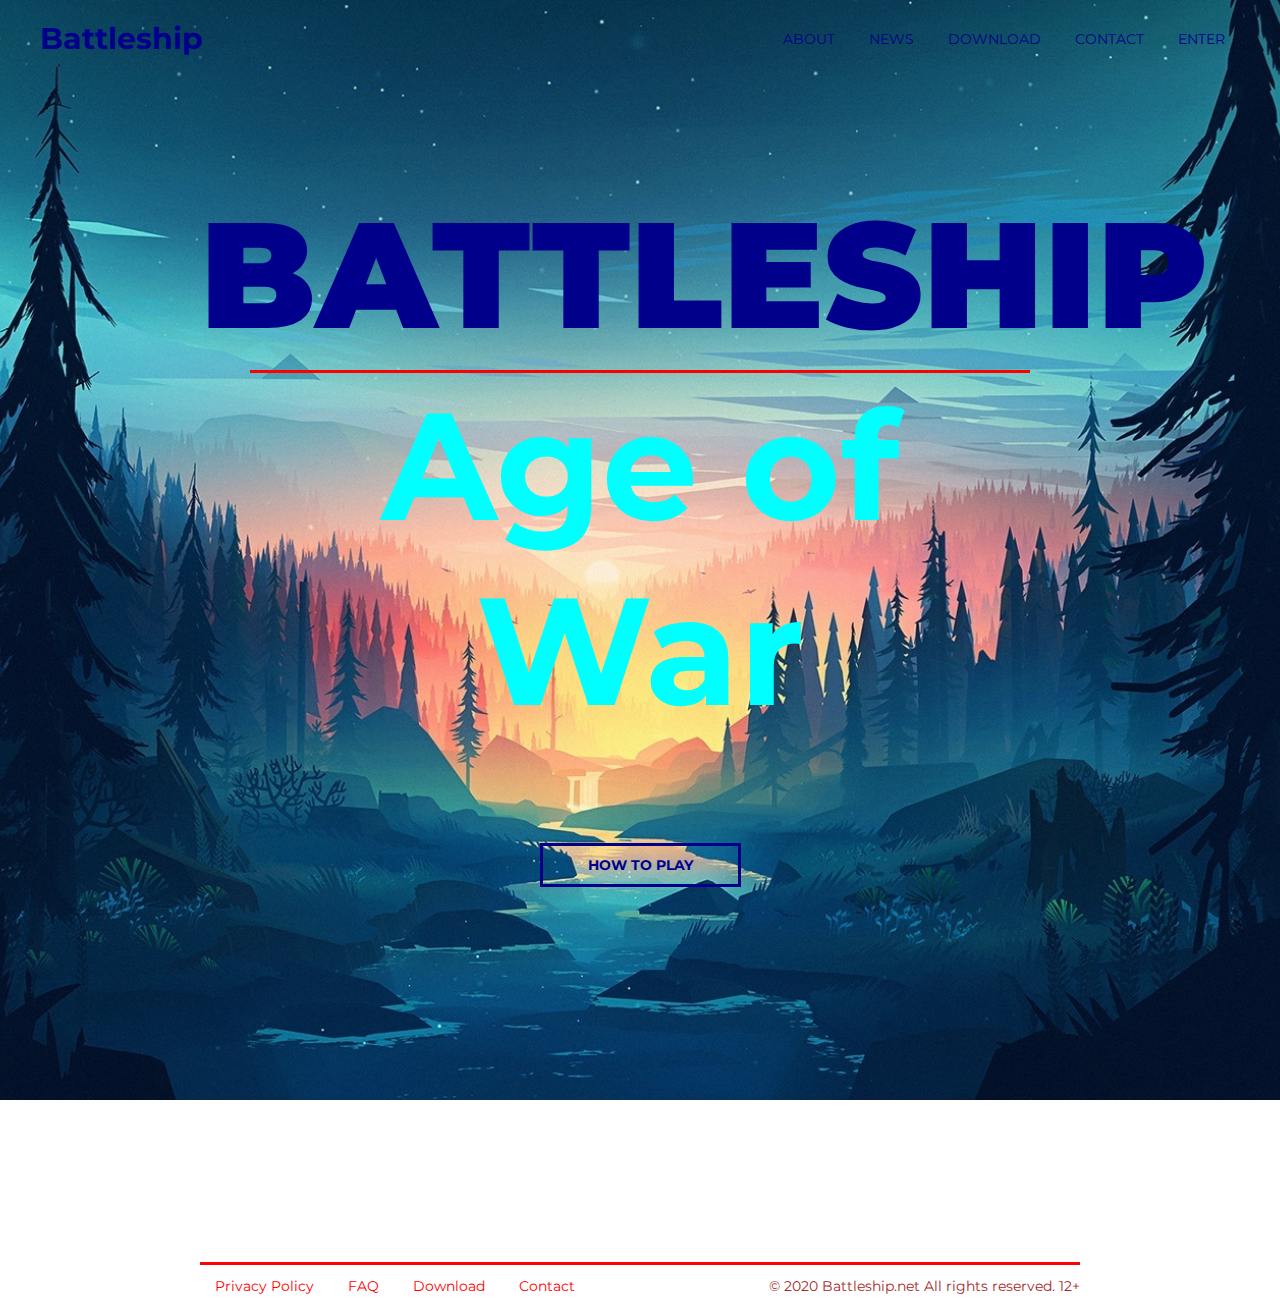
<file: index.html>
﻿<!DOCTYPE html>
<html5>
<head>
    <meta charset="UTF-8">
    <link rel="stylesheet" href="style.css">
    <link href="https://fonts.googleapis.com/css?family=Montserrat&display=swap&subset=cyrillic" rel="stylesheet">
    <title>Battleship: Age of War</title>
</head>    
<body>
    <header class="header">
        <div class="container">
            <div class="header__inner">
                <div class="header__logo">
                     <a class="header__logo"href="https://battleshipaow.github.io/menu/">Battleship</a>
                </div>
                
                <nav class="nav">
                    <a class="nav__link" href="https://battleshipaow.github.io/about1/">About</a>
                    <a class="nav__link" href="https://battleshipaow.github.io/news1/">News</a>
                    <a class="nav__link" href="https://battleshipaow.github.io/download1/">Download</a>
                    <a class="nav__link" href="https://battleshipaow.github.io/contact/">Contact</a>
                    <a class="nav__link" href="https://battleshipaow.github.io/enter/">Enter</a>
                </nav>
            </div>
        </div>
    </header>
    
<div class="intro">
    <div class="container">
        <div class="intro__inner">
            <h1 class="intro__title">Battleship</h1>
            <h2 class="intro__sudtitle">Age of War</h2>
                <a class="btn" href="https://battleshipaow.github.io/about1/">How to Play</a>
             <div class="title">
        <nav class="title__logo">
                    <a class="title__menu" href="https://battleshipaow.github.io/about1/">Privacy Policy</a>
                    <a class="title__menu" href="https://battleshipaow.github.io/about1/">FAQ</a>
                    <a class="title__menu" href="https://battleshipaow.github.io/download1/">Download</a>
                    <a class="title__menu" href="https://battleshipaow.github.io/contact/">Contact</a> 
            <p class="title__text">© 2020 Battleship.net All rights reserved. 12+</p>
            
        </nav>
        </div>
        </div>
    </div>
</div> 
</body>
</html5>
</file>
<file: style.css>
body{
    margin: 0;
    font-family: 'Montserrat', sans-serif;
    font-size: 15px;
    color: #333;
    background-image:url(images/gg2.jpg);
    background-position: center;
    background-repeat: no-repeat;
    background-size: cover;
}

*,
*: before,
*: after {
    box-sizing: border-box;
}
h1,h2,h3,h4,h5 {
    margin:0;
}
    
/* countainer */    
.container{
    width: 100%;
    max-width: 1200px;
    margin: 0 auto;
}

/* intro */
.intro{
    width: 100%;
    height: 100vh;
    
    
}
.intro__inner{
    width: 100%;
    max-width: 880px;
    margin: 0 auto;
    margin-top: 200px;
    
    text-align: center;
}
.intro__title{
    color: darkblue;
    font-size: 150px;
    font-weight: 900;
    text-transform: uppercase;
    text-align: center;
    line-height: 1;
}
.intro__sudtitle{
    font-size:152px;
    text-align: center;
    color: aqua;
    font-family: 'Montserrat', sans-serif;
    
    margin-bottom: 100px;
}
.intro__title:after{
    content: "";
    display: block;
    width: 780px;
    height: 3px;
    margin: 20px auto 0;
    background-color: red;
    
}

/* header */
.header{
    width: 100%;
    padding-top: 20px;
    position: absolute;
    top: 0;
    left: 0;
    right: 0;
    z-index: 1000;
}
.header__inner{
    display: flex;
    justify-content: space-between;
    align-items: center;
}

.header__logo{
    font-size: 30px;
    font-weight: 700;
    color: darkblue;
    text-decoration: none;
}
/* nav */
.nav{
    font-size: 14px;
    text-transform: uppercase;    
}

/*nav__link*/
.nav__link{
    display: inline-block;
    vertical-align: top;
    margin: 0 15px;
    position: relative;
    
    color: darkblue;
    text-decoration: none;
    transition: color 0.2s linear;
}
.nav__link:after {
    content: "";
    display: block;
    width: 100%;
    height: 3px;
    
    background-color: aqua;
    opacity: 0;
    
    position: absolute;
    top: 100%;
    left: 0;
    z-index: 1;
    
    transition: opacity 0.2s linear;
}
.nav__link:hover {
    color: aqua;
    
}
.nav__link:hover:after{
    opacity: 1;
}

/* button */
.btn{
    display: inline-block;
    vertical-align: top;
    padding: 10px 45px;

    border: 3px solid darkblue;
    
    font-size: 14px;
    font-weight: 700;
    color: darkblue;
    text-transform:uppercase;
    text-decoration: none;
    
    transition: background 0.3s linear, color 0.3s linear;
}
.btn:hover{
    background-color: aqua;
    color: darkblue;
    
}

/* title */
.title{
    content: "";
    display: block;
    width: 100%;
    height: 3px;
    margin: 20px auto 0;
    background-color: red; 
    margin-top: 375px;
}
.title__logo{
    font-size: 14px;
 
     text-align: left;
    
}

.title__menu{
    display: inline-block;
    vertical-align: top;
    margin: 15px 15px;
    position: relative;
    
    color: red;
    text-decoration: none;
    transition: color 0.2s linear; 
    
}
.title__menu:after {
    background-color: red;
    opacity: 0;
    
    position: absolute;
    top: 100%;
    left: 0;
    z-index: 1;
    
    transition: opacity 0.2s linear;
}
.title__menu:hover {
    color: aqua;
    
}
.title__text{
    color: brown;
    font-family: 8px;
    text-align: right;
    margin-top: -33px;
}
</file>
